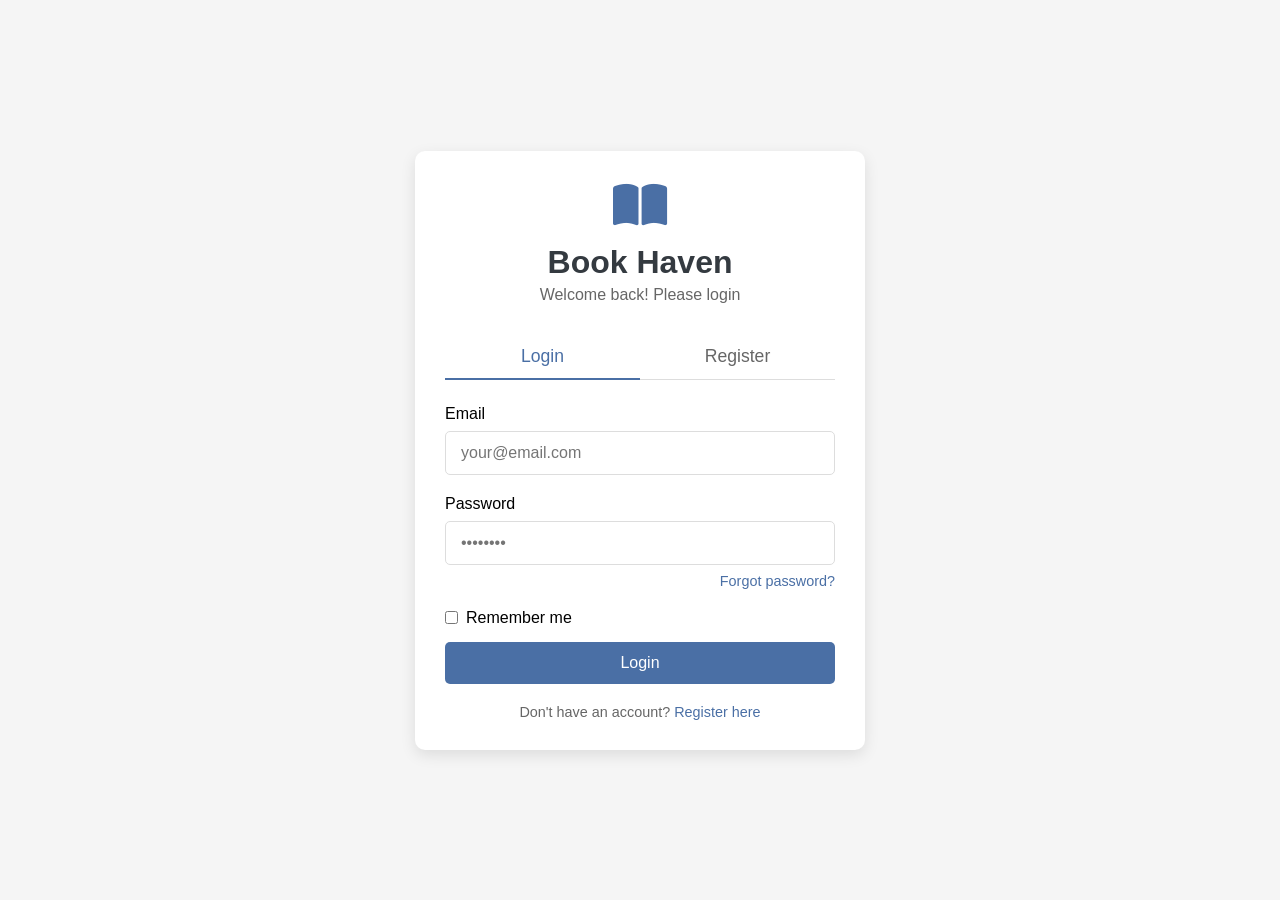
<file: bookstore-frontend/index.html>
<!DOCTYPE html>
<html lang="en">
<head>
    <meta charset="UTF-8">
    <meta name="viewport" content="width=device-width, initial-scale=1.0">
    <title>Book Haven - Your Online Bookstore</title>
    <link rel="stylesheet" href="style.css">
    <link rel="stylesheet" href="https://cdnjs.cloudflare.com/ajax/libs/font-awesome/6.0.0-beta3/css/all.min.css">
    <script>
    const token = localStorage.getItem('token');

    if (!token) {
        window.location.href = 'login.html';
    }
</script>
</head>
<body>
    <header>
        <div class="logo">
            <i class="fas fa-book-open"></i>
            <h1>Book Haven</h1>
        </div>
        <nav>
            <ul>
                <li><a href="#home">Home</a></li>
                <li><a href="#books">Books</a></li>
                <li><a href="#categories">Categories</a></li>
                <li><a href="#about">About</a></li>
                <li><a href="#contact">Contact</a></li>
            </ul>
        </nav>
        <div class="cart-icon">
            <i class="fas fa-shopping-cart" id="cart-button"></i>
            <span class="cart-count">0</span>
        </div>
    </header>

    <main>
        <section class="hero" id="home">
            <div class="hero-content">
                <h2>Discover Your Next Favorite Book</h2>
                <p>Thousands of books at your fingertips. Find your next adventure today.</p>
                <button class="btn">Browse Collection</button>
            </div>
        </section>

        <section class="featured-books" id="books">
            <h2>Featured Books</h2>
            <div class="book-filters">
                <button class="filter-btn active" data-filter="all">All</button>
                <button class="filter-btn" data-filter="fiction">Fiction</button>
                <button class="filter-btn" data-filter="non-fiction">Non-Fiction</button>
                <button class="filter-btn" data-filter="fantasy">Fantasy</button>
                <button class="filter-btn" data-filter="biography">Biography</button>
            </div>
            <div class="books-container" id="books-container">
                <!-- Books will be loaded here by JavaScript -->
            </div>
        </section>

        <section class="newsletter">
            <h3>Subscribe to Our Newsletter</h3>
            <p>Get the latest book releases, deals, and recommendations straight to your inbox.</p>
            <form id="newsletter-form">
                <input type="email" placeholder="Your email address" required>
                <button type="submit" class="btn">Subscribe</button>
            </form>
        </section>
    </main>

    <div class="cart-modal" id="cart-modal">
        <div class="cart-content">
            <span class="close-cart">&times;</span>
            <h2>Your Shopping Cart</h2>
            <div class="cart-items" id="cart-items">
                <!-- Cart items will be loaded here -->
                <p class="empty-cart">Your cart is empty</p>
            </div>
            <div class="cart-total">
                <h3>Total: <span id="cart-total-price">$0.00</span></h3>
                <button class="btn checkout-btn">Proceed to Checkout</button>
            </div>
        </div>
    </div>

    <div class="checkout-modal" id="checkout-modal">
        <div class="checkout-content">
            <span class="close-checkout">&times;</span>
            <h2>Checkout</h2>
            <form id="checkout-form">
                <div class="form-group">
                    <label for="name">Full Name</label>
                    <input type="text" id="name" required>
                </div>
                <div class="form-group">
                    <label for="email">Email</label>
                    <input type="email" id="email" required>
                </div>
                <div class="form-group">
                    <label for="address">Shipping Address</label>
                    <textarea id="address" required></textarea>
                </div>
                <div class="form-group">
                    <label for="payment">Payment Method</label>
                    <select id="payment" required>
                        <option value="">Select payment method</option>
                        <option value="credit">Credit Card</option>
                        <option value="paypal">PayPal</option>
                        <option value="bank">Bank Transfer</option>
                    </select>
                </div>
                <button type="submit" class="btn">Place Order</button>
            </form>
        </div>
    </div>

    <div class="order-confirmation" id="order-confirmation">
        <div class="confirmation-content">
            <h2>Order Confirmed!</h2>
            <i class="fas fa-check-circle"></i>
            <p>Thank you for your purchase. Your order has been placed successfully.</p>
            <p>A confirmation email has been sent to your registered email address.</p>
            <button class="btn close-confirmation">Continue Shopping</button>
        </div>
    </div>

    <footer>
        <div class="footer-content">
            <div class="footer-section">
                <h3>Book Haven</h3>
                <p>Your one-stop destination for all your reading needs. We offer a wide selection of books across various genres.</p>
            </div>
            <div class="footer-section">
                <h3>Quick Links</h3>
                <ul>
                    <li><a href="#home">Home</a></li>
                    <li><a href="#books">Books</a></li>
                    <li><a href="#categories">Categories</a></li>
                    <li><a href="#about">About Us</a></li>
                </ul>
            </div>
            <div class="footer-section">
                <h3>Contact Us</h3>
                <p><i class="fas fa-map-marker-alt"></i> 123 Book Street, Reading, UK</p>
                <p><i class="fas fa-phone"></i> +44 123 456 7890</p>
                <p><i class="fas fa-envelope"></i> info@bookhaven.com</p>
            </div>
        </div>
        <div class="footer-bottom">
            <p>&copy; 2023 Book Haven. All Rights Reserved.</p>
        </div>
    </footer>

    <script src="script.js"></script>
</body>
</html>
</file>
<file: bookstore-frontend/style.css>
/* Global Styles */
:root {
    --primary-color: #4a6fa5;
    --secondary-color: #166088;
    --accent-color: #4fc3f7;
    --light-color: #f8f9fa;
    --dark-color: #343a40;
    --success-color: #28a745;
    --danger-color: #dc3545;
    --warning-color: #ffc107;
    --info-color: #17a2b8;
}

* {
    margin: 0;
    padding: 0;
    box-sizing: border-box;
    font-family: 'Segoe UI', Tahoma, Geneva, Verdana, sans-serif;
}

body {
    background-color: #f5f5f5;
    color: #333;
    line-height: 1.6;
}

a {
    text-decoration: none;
    color: inherit;
}

.btn {
    display: inline-block;
    background-color: var(--primary-color);
    color: white;
    padding: 10px 20px;
    border: none;
    border-radius: 5px;
    cursor: pointer;
    font-size: 16px;
    transition: all 0.3s ease;
}

.btn:hover {
    background-color: var(--secondary-color);
    transform: translateY(-2px);
}

/* Header Styles */
header {
    background-color: white;
    box-shadow: 0 2px 10px rgba(0, 0, 0, 0.1);
    padding: 1rem 5%;
    display: flex;
    justify-content: space-between;
    align-items: center;
    position: sticky;
    top: 0;
    z-index: 100;
}

.logo {
    display: flex;
    align-items: center;
    gap: 10px;
}

.logo i {
    font-size: 2rem;
    color: var(--primary-color);
}

nav ul {
    display: flex;
    list-style: none;
    gap: 2rem;
}

nav ul li a {
    font-weight: 500;
    transition: color 0.3s ease;
}

nav ul li a:hover {
    color: var(--primary-color);
}

.cart-icon {
    position: relative;
    cursor: pointer;
    font-size: 1.5rem;
}

.cart-count {
    position: absolute;
    top: -10px;
    right: -10px;
    background-color: var(--danger-color);
    color: white;
    border-radius: 50%;
    width: 20px;
    height: 20px;
    display: flex;
    justify-content: center;
    align-items: center;
    font-size: 12px;
}

/* Hero Section */
.hero {
    background: linear-gradient(rgba(0, 0, 0, 0.6), rgba(0, 0, 0, 0.6)), url('https://images.unsplash.com/photo-1507842217343-583bb7270b66?ixlib=rb-1.2.1&auto=format&fit=crop&w=1350&q=80') no-repeat center center/cover;
    height: 60vh;
    display: flex;
    align-items: center;
    color: white;
    text-align: center;
    padding: 0 5%;
}

.hero-content {
    max-width: 800px;
    margin: 0 auto;
}

.hero h2 {
    font-size: 3rem;
    margin-bottom: 1rem;
}

.hero p {
    font-size: 1.2rem;
    margin-bottom: 2rem;
}

/* Featured Books */
.featured-books {
    padding: 5rem 5%;
}

.featured-books h2 {
    text-align: center;
    margin-bottom: 3rem;
    font-size: 2.5rem;
    color: var(--dark-color);
}

.book-filters {
    display: flex;
    justify-content: center;
    gap: 1rem;
    margin-bottom: 2rem;
    flex-wrap: wrap;
}

.filter-btn {
    padding: 8px 16px;
    background-color: white;
    border: 1px solid #ddd;
    border-radius: 20px;
    cursor: pointer;
    transition: all 0.3s ease;
}

.filter-btn.active, .filter-btn:hover {
    background-color: var(--primary-color);
    color: white;
    border-color: var(--primary-color);
}

.books-container {
    display: grid;
    grid-template-columns: repeat(auto-fill, minmax(250px, 1fr));
    gap: 2rem;
    margin-top: 2rem;
}

.book-card {
    background-color: white;
    border-radius: 10px;
    overflow: hidden;
    box-shadow: 0 5px 15px rgba(0, 0, 0, 0.1);
    transition: transform 0.3s ease, box-shadow 0.3s ease;
}

.book-card:hover {
    transform: translateY(-10px);
    box-shadow: 0 15px 30px rgba(0, 0, 0, 0.2);
}

.book-image {
    height: 300px;
    overflow: hidden;
}

.book-image img {
    width: 100%;
    height: 100%;
    object-fit: cover;
    transition: transform 0.5s ease;
}

.book-card:hover .book-image img {
    transform: scale(1.05);
}

.book-info {
    padding: 1.5rem;
}

.book-info h3 {
    margin-bottom: 0.5rem;
    font-size: 1.2rem;
}

.book-author {
    color: #666;
    margin-bottom: 0.5rem;
    font-size: 0.9rem;
}

.book-price {
    font-weight: bold;
    color: var(--primary-color);
    margin-bottom: 1rem;
    font-size: 1.1rem;
}

.book-rating {
    color: var(--warning-color);
    margin-bottom: 1rem;
}

.book-actions {
    display: flex;
    justify-content: space-between;
}

.add-to-cart {
    background-color: var(--primary-color);
    color: white;
    border: none;
    padding: 8px 15px;
    border-radius: 5px;
    cursor: pointer;
    transition: background-color 0.3s ease;
}

.add-to-cart:hover {
    background-color: var(--secondary-color);
}

.wishlist {
    background: none;
    border: none;
    font-size: 1.2rem;
    color: #ccc;
    cursor: pointer;
    transition: color 0.3s ease;
}

.wishlist.active, .wishlist:hover {
    color: var(--danger-color);
}

/* Newsletter */
.newsletter {
    background-color: var(--primary-color);
    color: white;
    padding: 3rem 5%;
    text-align: center;
}

.newsletter h3 {
    font-size: 2rem;
    margin-bottom: 1rem;
}

.newsletter p {
    margin-bottom: 2rem;
    max-width: 600px;
    margin-left: auto;
    margin-right: auto;
}

.newsletter form {
    display: flex;
    max-width: 500px;
    margin: 0 auto;
}

.newsletter input {
    flex: 1;
    padding: 12px;
    border: none;
    border-radius: 5px 0 0 5px;
    font-size: 1rem;
}

.newsletter button {
    border-radius: 0 5px 5px 0;
}

/* Cart Modal */
.cart-modal {
    display: none;
    position: fixed;
    top: 0;
    left: 0;
    width: 100%;
    height: 100%;
    background-color: rgba(0, 0, 0, 0.5);
    z-index: 1000;
    justify-content: center;
    align-items: center;
}

.cart-content {
    background-color: white;
    width: 90%;
    max-width: 800px;
    max-height: 80vh;
    border-radius: 10px;
    padding: 2rem;
    overflow-y: auto;
    position: relative;
}

.close-cart {
    position: absolute;
    top: 1rem;
    right: 1.5rem;
    font-size: 1.5rem;
    cursor: pointer;
    color: #666;
}

.cart-items {
    margin: 2rem 0;
}

.cart-item {
    display: flex;
    gap: 1rem;
    margin-bottom: 1.5rem;
    padding-bottom: 1.5rem;
    border-bottom: 1px solid #eee;
}

.cart-item-image {
    width: 80px;
    height: 100px;
    overflow: hidden;
    border-radius: 5px;
}

.cart-item-image img {
    width: 100%;
    height: 100%;
    object-fit: cover;
}

.cart-item-details {
    flex: 1;
}

.cart-item-title {
    font-weight: bold;
    margin-bottom: 0.5rem;
}

.cart-item-author {
    color: #666;
    font-size: 0.9rem;
    margin-bottom: 0.5rem;
}

.cart-item-price {
    font-weight: bold;
    color: var(--primary-color);
}

.cart-item-actions {
    display: flex;
    align-items: center;
    gap: 1rem;
}

.quantity-control {
    display: flex;
    align-items: center;
    gap: 0.5rem;
}

.quantity-btn {
    background-color: #eee;
    border: none;
    width: 25px;
    height: 25px;
    border-radius: 50%;
    cursor: pointer;
    display: flex;
    justify-content: center;
    align-items: center;
}

.remove-item {
    color: var(--danger-color);
    cursor: pointer;
}

.empty-cart {
    text-align: center;
    padding: 2rem;
    color: #666;
}

.cart-total {
    text-align: right;
    margin-top: 2rem;
    padding-top: 1rem;
    border-top: 1px solid #eee;
}

.checkout-btn {
    margin-top: 1rem;
    width: 100%;
}

/* Checkout Modal */
.checkout-modal {
    display: none;
    position: fixed;
    top: 0;
    left: 0;
    width: 100%;
    height: 100%;
    background-color: rgba(0, 0, 0, 0.5);
    z-index: 1000;
    justify-content: center;
    align-items: center;
}

.checkout-content {
    background-color: white;
    width: 90%;
    max-width: 600px;
    border-radius: 10px;
    padding: 2rem;
    position: relative;
}

.close-checkout {
    position: absolute;
    top: 1rem;
    right: 1.5rem;
    font-size: 1.5rem;
    cursor: pointer;
    color: #666;
}

.form-group {
    margin-bottom: 1.5rem;
}

.form-group label {
    display: block;
    margin-bottom: 0.5rem;
    font-weight: 500;
}

.form-group input,
.form-group textarea,
.form-group select {
    width: 100%;
    padding: 10px;
    border: 1px solid #ddd;
    border-radius: 5px;
    font-size: 1rem;
}

/* Order Confirmation */
.order-confirmation {
    display: none;
    position: fixed;
    top: 0;
    left: 0;
    width: 100%;
    height: 100%;
    background-color: rgba(0, 0, 0, 0.5);
    z-index: 1000;
    justify-content: center;
    align-items: center;
}

.confirmation-content {
    background-color: white;
    width: 90%;
    max-width: 500px;
    border-radius: 10px;
    padding: 3rem 2rem;
    text-align: center;
}

.confirmation-content i {
    font-size: 4rem;
    color: var(--success-color);
    margin: 1.5rem 0;
}

.close-confirmation {
    margin-top: 1.5rem;
}

/* Footer */
footer {
    background-color: var(--dark-color);
    color: white;
    padding: 3rem 5% 1rem;
}

.footer-content {
    display: grid;
    grid-template-columns: repeat(auto-fit, minmax(250px, 1fr));
    gap: 2rem;
    margin-bottom: 2rem;
}

.footer-section h3 {
    margin-bottom: 1.5rem;
    font-size: 1.2rem;
}

.footer-section p, .footer-section li {
    margin-bottom: 0.8rem;
    color: #ddd;
}

.footer-section i {
    margin-right: 10px;
    color: var(--accent-color);
}

.footer-section ul {
    list-style: none;
}

.footer-bottom {
    text-align: center;
    padding-top: 1.5rem;
    border-top: 1px solid #444;
    color: #aaa;
    font-size: 0.9rem;
}

/* Responsive Design */
@media (max-width: 768px) {
    header {
        flex-direction: column;
        gap: 1rem;
        padding: 1rem;
    }

    nav ul {
        gap: 1rem;
    }

    .hero h2 {
        font-size: 2rem;
    }

    .hero p {
        font-size: 1rem;
    }

    .book-filters {
        gap: 0.5rem;
    }

    .newsletter form {
        flex-direction: column;
    }

    .newsletter input {
        border-radius: 5px;
        margin-bottom: 0.5rem;
    }

    .newsletter button {
        border-radius: 5px;
        width: 100%;
    }
}

@media (max-width: 480px) {
    .books-container {
        grid-template-columns: 1fr;
    }

    .cart-item {
        flex-direction: column;
    }

    .cart-item-image {
        width: 100%;
        height: 150px;
    }
}
</file>
<file: bookstore-frontend/admin.css>
* {
    margin: 0;
    padding: 0;
    box-sizing: border-box;
}

body {
    font-family: Arial, sans-serif;
    background: #f5f6fa;
    color: #222;
}

/* Header */

.admin-header {
    height: 70px;
    background: #1f2937;
    color: white;

    display: flex;
    align-items: center;
    justify-content: space-between;

    padding: 0 30px;
}

.logo {
    display: flex;
    align-items: center;
    gap: 10px;
}

.logo i {
    font-size: 24px;
}

.logo h1 {
    font-size: 22px;
}

.admin-user {
    display: flex;
    align-items: center;
    gap: 20px;
}

.admin-user span {
    display: flex;
    align-items: center;
    gap: 8px;
}

#logout-btn {
    border: none;
    background: #dc2626;
    color: white;

    padding: 9px 15px;
    border-radius: 6px;

    cursor: pointer;
}

#logout-btn:hover {
    background: #b91c1c;
}


/* Main container */

.admin-container {
    width: 92%;
    max-width: 1400px;
    margin: 30px auto;
}


/* Dashboard heading */

.dashboard-heading {
    margin-bottom: 25px;
}

.dashboard-heading h2 {
    font-size: 28px;
    margin-bottom: 8px;
}

.dashboard-heading p {
    color: #666;
}


/* Dashboard cards */

.dashboard-cards {
    display: grid;
    grid-template-columns: repeat(3, 1fr);
    gap: 20px;

    margin-bottom: 30px;
}

.dashboard-card {
    background: white;
    padding: 25px;

    border-radius: 10px;

    display: flex;
    align-items: center;
    gap: 20px;

    box-shadow: 0 2px 8px rgba(0, 0, 0, 0.08);
}

.dashboard-card > i {
    font-size: 32px;
    color: #2563eb;
}

.dashboard-card h3 {
    font-size: 15px;
    color: #666;
    margin-bottom: 5px;
}

.dashboard-card p {
    font-size: 26px;
    font-weight: bold;
}


/* Admin sections */

.admin-section {
    background: white;

    padding: 25px;
    margin-bottom: 30px;

    border-radius: 10px;

    box-shadow: 0 2px 8px rgba(0, 0, 0, 0.08);
}

.section-header {
    display: flex;
    align-items: center;
    justify-content: space-between;

    margin-bottom: 20px;
}

.section-header h2 {
    display: flex;
    align-items: center;
    gap: 10px;

    font-size: 20px;
}


/* Buttons */

.admin-btn {
    border: none;

    background: #2563eb;
    color: white;

    padding: 10px 16px;

    border-radius: 6px;

    cursor: pointer;
}

.admin-btn:hover {
    background: #1d4ed8;
}


/* Responsive */

@media (max-width: 768px) {

    .admin-header {
        padding: 0 15px;
    }

    .logo h1 {
        font-size: 18px;
    }

    .admin-user span {
        display: none;
    }

    .dashboard-cards {
        grid-template-columns: 1fr;
    }

    .admin-container {
        width: 95%;
    }

    .section-header {
        flex-direction: column;
        align-items: flex-start;
        gap: 15px;
    }
}
/* Book Management Table */

.table-wrapper {
    width: 100%;
    overflow-x: auto;
}

.admin-table {
    width: 100%;
    border-collapse: collapse;
    margin-top: 10px;
}

.admin-table th,
.admin-table td {
    padding: 14px 12px;
    text-align: left;
    border-bottom: 1px solid #e5e7eb;
    vertical-align: middle;
}

.admin-table th {
    background: #f8fafc;
    color: #374151;
    font-size: 14px;
    font-weight: 600;
}

.admin-table td {
    color: #374151;
    font-size: 14px;
}

.admin-table tbody tr:hover {
    background: #f9fafb;
}

.book-info {
    display: flex;
    align-items: center;
    gap: 12px;
    min-width: 220px;
}

.book-info img {
    width: 55px;
    height: 75px;
    object-fit: cover;
    border-radius: 5px;
    background: #e5e7eb;
}

.book-info span {
    font-weight: 600;
    color: #222;
}

.action-btn {
    border: none;
    padding: 7px 11px;
    border-radius: 5px;
    cursor: pointer;
    font-size: 13px;
    margin-right: 5px;
}

.edit-btn {
    background: #2563eb;
    color: white;
}

.edit-btn:hover {
    background: #1d4ed8;
}

.delete-btn {
    background: #dc2626;
    color: white;
}

.delete-btn:hover {
    background: #b91c1c;
}

@media (max-width: 768px) {

    .admin-table {
        min-width: 850px;
    }

    .table-wrapper {
        overflow-x: auto;
    }
}
/* Book Form Modal */

.modal {
    display: none;
    position: fixed;
    z-index: 1000;
    inset: 0;
    background: rgba(0, 0, 0, 0.55);
    justify-content: center;
    align-items: center;
    padding: 20px;
}

.modal-content {
    background: white;
    width: 100%;
    max-width: 700px;
    max-height: 90vh;
    overflow-y: auto;
    border-radius: 12px;
    box-shadow: 0 10px 30px rgba(0, 0, 0, 0.2);
    padding: 25px;
}

.modal-header {
    display: flex;
    justify-content: space-between;
    align-items: center;
    margin-bottom: 25px;
    border-bottom: 1px solid #eee;
    padding-bottom: 15px;
}

.modal-header h2 {
    font-size: 22px;
    color: #222;
}

#close-book-modal {
    border: none;
    background: transparent;
    font-size: 30px;
    color: #666;
    cursor: pointer;
    line-height: 1;
}

#close-book-modal:hover {
    color: #dc2626;
}

.form-row {
    display: grid;
    grid-template-columns: 1fr 1fr;
    gap: 20px;
}

.form-group {
    margin-bottom: 18px;
}

.form-group label {
    display: block;
    margin-bottom: 7px;
    font-weight: 600;
    color: #333;
}

.form-group input,
.form-group textarea {
    width: 100%;
    padding: 11px 12px;
    border: 1px solid #d1d5db;
    border-radius: 6px;
    font-size: 15px;
    font-family: Arial, sans-serif;
}

.form-group input:focus,
.form-group textarea:focus {
    outline: none;
    border-color: #2563eb;
    box-shadow: 0 0 0 2px rgba(37, 99, 235, 0.12);
}

.form-group textarea {
    resize: vertical;
}

.modal-actions {
    display: flex;
    justify-content: flex-end;
    gap: 12px;
    margin-top: 10px;
    padding-top: 18px;
    border-top: 1px solid #eee;
}

.cancel-btn,
.save-btn {
    border: none;
    padding: 10px 18px;
    border-radius: 6px;
    font-size: 15px;
    cursor: pointer;
}

.cancel-btn {
    background: #e5e7eb;
    color: #333;
}

.cancel-btn:hover {
    background: #d1d5db;
}

.save-btn {
    background: #2563eb;
    color: white;
}

.save-btn:hover {
    background: #1d4ed8;
}

@media (max-width: 600px) {

    .form-row {
        grid-template-columns: 1fr;
        gap: 0;
    }

    .modal-content {
        padding: 20px;
    }
}
</file>
<file: bookstore-frontend/login.css>
:root {
    --primary: #4a6fa5;
    --secondary: #166088;
    --light: #f8f9fa;
    --dark: #343a40;
    --success: #28a745;
    --danger: #dc3545;
}

* {
    margin: 0;
    padding: 0;
    box-sizing: border-box;
    font-family: 'Segoe UI', Tahoma, Geneva, Verdana, sans-serif;
}

body {
    background-color: #f5f5f5;
    display: flex;
    justify-content: center;
    align-items: center;
    min-height: 100vh;
    padding: 20px;
}

.auth-container {
    background-color: white;
    border-radius: 10px;
    box-shadow: 0 5px 15px rgba(0, 0, 0, 0.1);
    width: 100%;
    max-width: 450px;
    padding: 30px;
}

.auth-header {
    text-align: center;
    margin-bottom: 30px;
}

.auth-header i {
    font-size: 3rem;
    color: var(--primary);
    margin-bottom: 15px;
}

.auth-header h1 {
    color: var(--dark);
    margin-bottom: 5px;
}

.auth-header p {
    color: #666;
}

.auth-tabs {
    display: flex;
    border-bottom: 1px solid #ddd;
    margin-bottom: 25px;
}

.auth-tab {
    flex: 1;
    padding: 12px;
    text-align: center;
    background: none;
    border: none;
    font-size: 1.1rem;
    color: #666;
    cursor: pointer;
    position: relative;
    font-weight: 500;
}

.auth-tab.active {
    color: var(--primary);
}

.auth-tab.active::after {
    content: '';
    position: absolute;
    bottom: -1px;
    left: 0;
    width: 100%;
    height: 2px;
    background-color: var(--primary);
}

.auth-form {
    display: none;
}

.auth-form.active {
    display: block;
}

.form-group {
    margin-bottom: 20px;
}

.form-group label {
    display: block;
    margin-bottom: 8px;
    font-weight: 500;
}

.form-group input {
    width: 100%;
    padding: 12px 15px;
    border: 1px solid #ddd;
    border-radius: 5px;
    font-size: 1rem;
}

.form-group input:focus {
    outline: none;
    border-color: var(--primary);
    box-shadow: 0 0 0 2px rgba(74, 111, 165, 0.2);
}

.remember-me {
    display: flex;
    align-items: center;
    gap: 8px;
    margin: 15px 0;
}

.forgot-password {
    display: block;
    text-align: right;
    font-size: 0.9rem;
    color: var(--primary);
    margin-top: 8px;
    text-decoration: none;
}

.password-hint {
    font-size: 0.8rem;
    color: #666;
    margin-top: 5px;
    display: block;
}

.terms-agree {
    display: flex;
    align-items: center;
    gap: 8px;
    margin: 15px 0;
    font-size: 0.9rem;
}

.btn {
    width: 100%;
    padding: 12px;
    background-color: var(--primary);
    color: white;
    border: none;
    border-radius: 5px;
    font-size: 1rem;
    font-weight: 500;
    cursor: pointer;
    transition: background-color 0.3s;
}

.btn:hover {
    background-color: var(--secondary);
}

.auth-footer {
    text-align: center;
    margin-top: 20px;
    color: #666;
    font-size: 0.9rem;
}

.auth-footer a {
    color: var(--primary);
    text-decoration: none;
    font-weight: 500;
}

.auth-message {
    padding: 12px;
    border-radius: 5px;
    margin-top: 20px;
    text-align: center;
    display: none;
}

.auth-message.success {
    background-color: rgba(40, 167, 69, 0.1);
    color: var(--success);
    display: block;
}

.auth-message.error {
    background-color: rgba(220, 53, 69, 0.1);
    color: var(--danger);
    display: block;
}

@media (max-width: 480px) {
    .auth-container {
        padding: 20px;
    }

    .auth-tab {
        padding: 10px;
        font-size: 1rem;
    }
}
</file>
